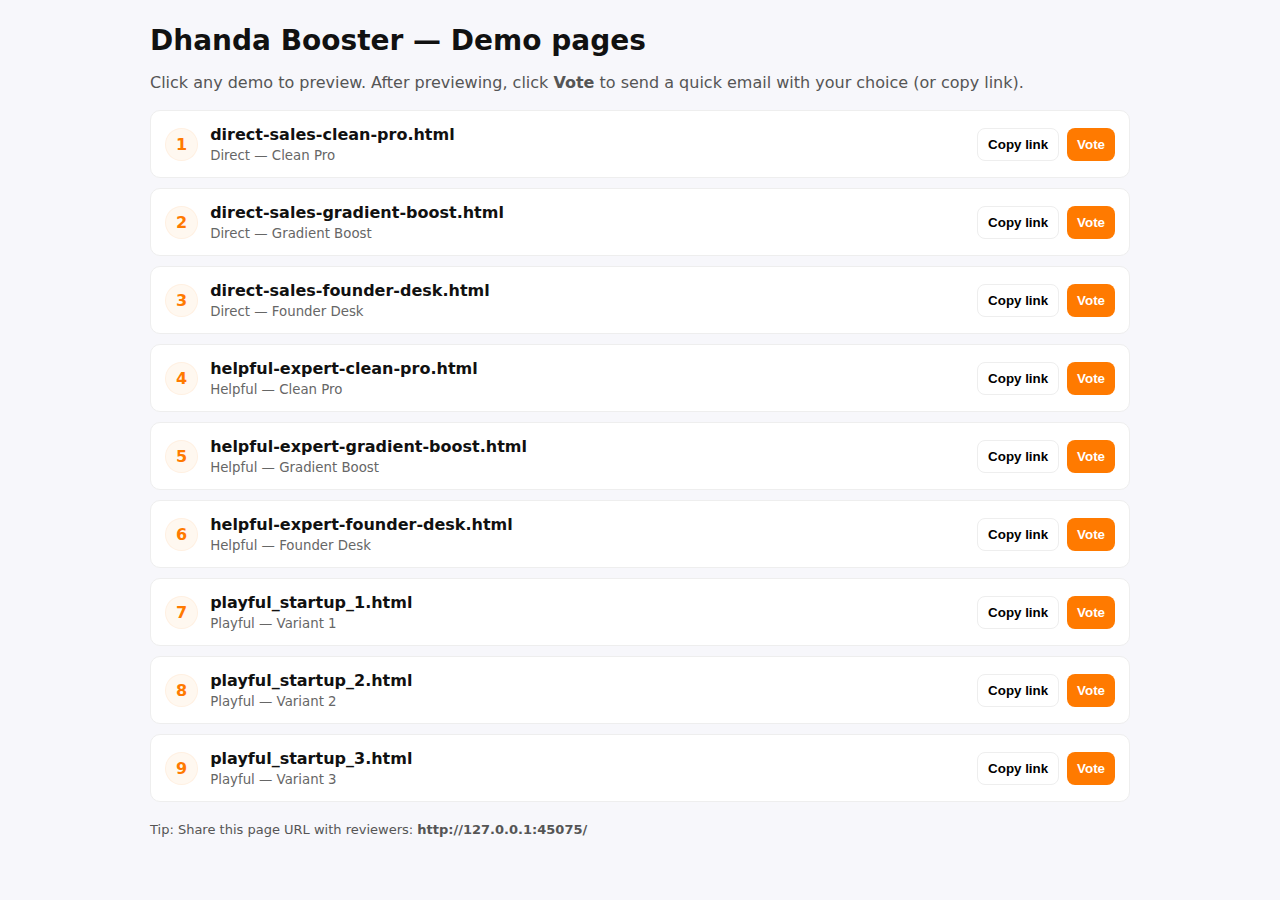
<file: index.html>
<!doctype html>
<html lang="en">
<head>
  <meta charset="utf-8" />
  <meta name="viewport" content="width=device-width,initial-scale=1" />
  <title>Dhanda Booster — Demo pages</title>
  <style>
    body{font-family:Inter,system-ui,Arial;margin:24px;background:#f7f7fb;color:#111}
    .wrap{max-width:980px;margin:0 auto}
    h1{font-size:28px;margin-bottom:6px}
    p{color:#555}
    ul{list-style:none;padding:0;margin-top:18px}
    li{background:#fff;padding:14px;border-radius:10px;margin:10px 0;border:1px solid #eee;display:flex;align-items:center;justify-content:space-between}
    .left{display:flex;gap:12px;align-items:center}
    .tag{background:#fff8f0;color:#ff7a00;padding:6px 10px;border-radius:999px;font-weight:700;border:1px solid rgba(255,122,0,0.06)}
    a{color:#111;text-decoration:none;font-weight:700}
    small{display:block;color:#666;margin-top:4px}
    .actions{display:flex;gap:8px}
    .btn{padding:8px 10px;border-radius:8px;border:0;cursor:pointer;font-weight:700}
    .btn-link{background:#fff;border:1px solid #eee}
    .btn-vote{background:#FF7A00;color:#fff}
    footer{margin-top:20px;color:#666;font-size:13px}
    @media(max-width:640px){li{flex-direction:column;align-items:flex-start}}
  </style>
</head>
<body>
  <div class="wrap">
    <h1>Dhanda Booster — Demo pages</h1>
    <p>Click any demo to preview. After previewing, click <strong>Vote</strong> to send a quick email with your choice (or copy link).</p>

    <ul>
      <li>
        <div class="left">
          <span class="tag">1</span>
          <div>
            <a href="1-direct-sales-clean-pro.html" target="_blank" rel="noopener">direct-sales-clean-pro.html</a>
            <small>Direct — Clean Pro</small>
          </div>
        </div>
        <div class="actions">
          <button class="btn btn-link" onclick="copyLink('1-direct-sales-clean-pro.html')">Copy link</button>
          <button class="btn btn-vote" onclick="vote('1-direct-sales-clean-pro.html')">Vote</button>
        </div>
      </li>

      <li>
        <div class="left">
          <span class="tag">2</span>
          <div>
            <a href="2-direct-sales-gradient-boost.html" target="_blank" rel="noopener">direct-sales-gradient-boost.html</a>
            <small>Direct — Gradient Boost</small>
          </div>
        </div>
        <div class="actions">
          <button class="btn btn-link" onclick="copyLink('2-direct-sales-gradient-boost.html')">Copy link</button>
          <button class="btn btn-vote" onclick="vote('2-direct-sales-gradient-boost.html')">Vote</button>
        </div>
      </li>

      <li>
        <div class="left">
          <span class="tag">3</span>
          <div>
            <a href="3-direct-sales-founder-desk.html" target="_blank" rel="noopener">direct-sales-founder-desk.html</a>
            <small>Direct — Founder Desk</small>
          </div>
        </div>
        <div class="actions">
          <button class="btn btn-link" onclick="copyLink('3-direct-sales-founder-desk.html')">Copy link</button>
          <button class="btn btn-vote" onclick="vote('3-direct-sales-founder-desk.html')">Vote</button>
        </div>
      </li>

      <li>
        <div class="left">
          <span class="tag">4</span>
          <div>
            <a href="4-helpful-expert-clean-pro.html" target="_blank" rel="noopener">helpful-expert-clean-pro.html</a>
            <small>Helpful — Clean Pro</small>
          </div>
        </div>
        <div class="actions">
          <button class="btn btn-link" onclick="copyLink('4-helpful-expert-clean-pro.html')">Copy link</button>
          <button class="btn btn-vote" onclick="vote('4-helpful-expert-clean-pro.html')">Vote</button>
        </div>
      </li>

      <li>
        <div class="left">
          <span class="tag">5</span>
          <div>
            <a href="5-helpful-expert-gradient-boost.html" target="_blank" rel="noopener">helpful-expert-gradient-boost.html</a>
            <small>Helpful — Gradient Boost</small>
          </div>
        </div>
        <div class="actions">
          <button class="btn btn-link" onclick="copyLink('5-helpful-expert-gradient-boost.html')">Copy link</button>
          <button class="btn btn-vote" onclick="vote('5-helpful-expert-gradient-boost.html')">Vote</button>
        </div>
      </li>

      <li>
        <div class="left">
          <span class="tag">6</span>
          <div>
            <a href="6-helpful-expert-founder-desk.html" target="_blank" rel="noopener">helpful-expert-founder-desk.html</a>
            <small>Helpful — Founder Desk</small>
          </div>
        </div>
        <div class="actions">
          <button class="btn btn-link" onclick="copyLink('6-helpful-expert-founder-desk.html')">Copy link</button>
          <button class="btn btn-vote" onclick="vote('6-helpful-expert-founder-desk.html')">Vote</button>
        </div>
      </li>

      <li>
        <div class="left">
          <span class="tag">7</span>
          <div>
            <a href="7-playful_startup_1.html" target="_blank" rel="noopener">playful_startup_1.html</a>
            <small>Playful — Variant 1</small>
          </div>
        </div>
        <div class="actions">
          <button class="btn btn-link" onclick="copyLink('7-playful_startup_1.html')">Copy link</button>
          <button class="btn btn-vote" onclick="vote('7-playful_startup_1.html')">Vote</button>
        </div>
      </li>

      <li>
        <div class="left">
          <span class="tag">8</span>
          <div>
            <a href="8-playful_startup_2.html" target="_blank" rel="noopener">playful_startup_2.html</a>
            <small>Playful — Variant 2</small>
          </div>
        </div>
        <div class="actions">
          <button class="btn btn-link" onclick="copyLink('8-playful_startup_2.html')">Copy link</button>
          <button class="btn btn-vote" onclick="vote('8-playful_startup_2.html')">Vote</button>
        </div>
      </li>

      <li>
        <div class="left">
          <span class="tag">9</span>
          <div>
            <a href="9-playful_startup_3.html" target="_blank" rel="noopener">playful_startup_3.html</a>
            <small>Playful — Variant 3</small>
          </div>
        </div>
        <div class="actions">
          <button class="btn btn-link" onclick="copyLink('9-playful_startup_3.html')">Copy link</button>
          <button class="btn btn-vote" onclick="vote('9-playful_startup_3.html')">Vote</button>
        </div>
      </li>
    </ul>

    <footer>
      <p>Tip: Share this page URL with reviewers: <strong id="shareUrl"></strong></p>
    </footer>
  </div>

  <script>
    // Set share URL text
    document.getElementById('shareUrl').textContent = location.href.replace(/\/index\.html$|\/$/, '/');

    function copyLink(filename){
      const full = location.origin + location.pathname.replace(/index\.html$/, '') + filename;
      navigator.clipboard.writeText(full).then(()=>alert('Copied: ' + full));
    }

    function vote(filename){
      const url = location.origin + location.pathname.replace(/index\.html$/, '') + filename;
      const subject = encodeURIComponent('Dhanda Booster demo vote');
      const body = encodeURIComponent('I vote for: ' + filename + '\n' + url + '\n\n(Optional: add quick feedback here)');
      window.location.href = 'mailto:dhanda@yourdomain.com?subject=' + subject + '&body=' + body;
    }
  </script>
</body>
</html>
</file>
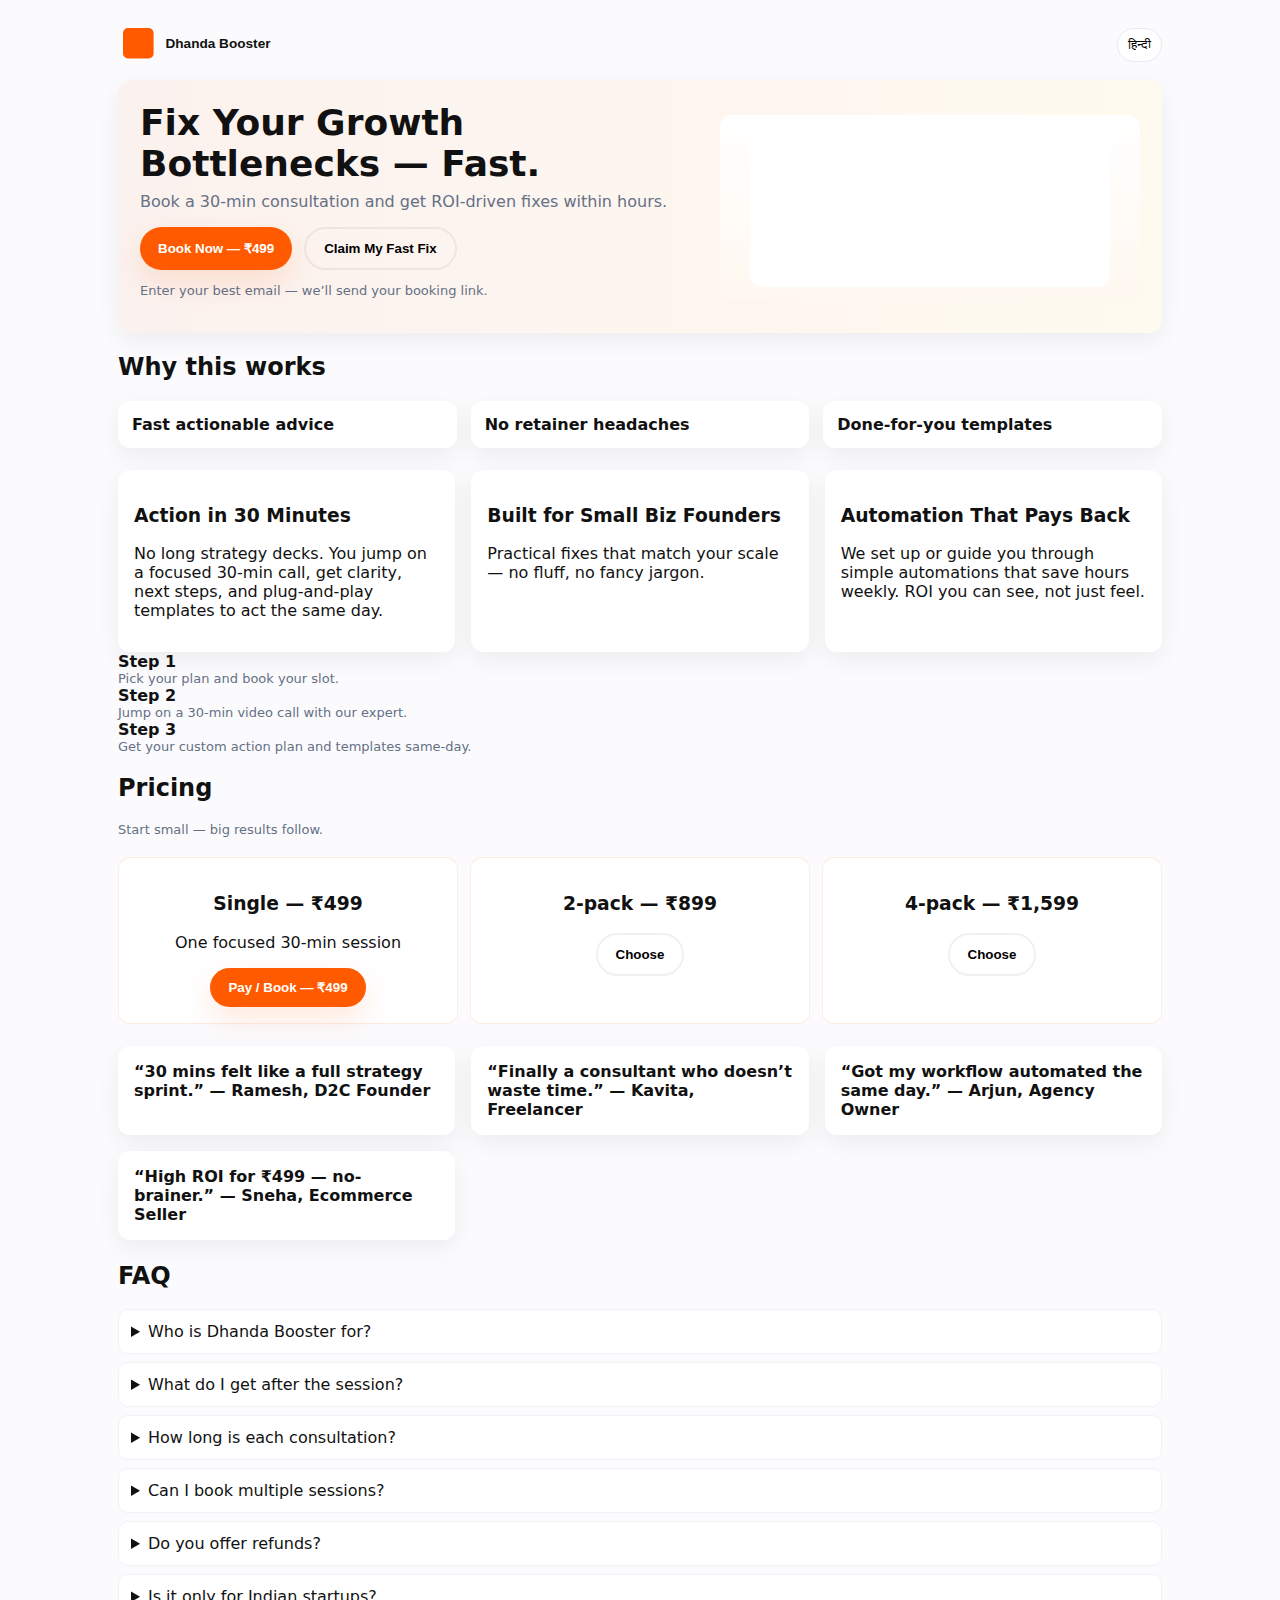
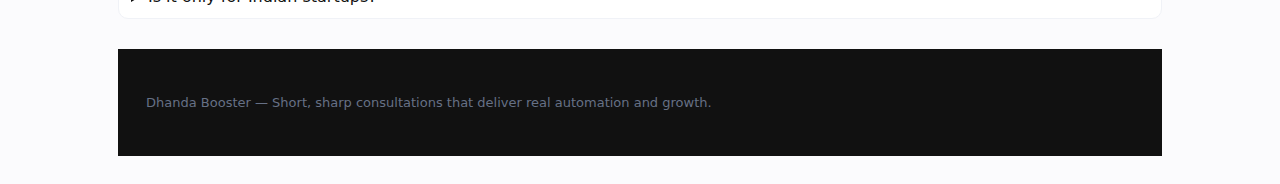
<file: 1-direct-sales-clean-pro.html>
<!DOCTYPE html>
<html lang="en">
<head>
  <meta charset="utf-8" />
  <meta name="viewport" content="width=device-width,initial-scale=1" />
  <title>Dhanda Booster — Direct — Clean Pro</title>
  <meta name="description" content="Fix Your Growth Bottlenecks — Fast. 30-min consults with practical automation & growth fixes." />
  <!-- Inline SVG favicon to avoid 404 -->
  <link rel="icon" href="data:image/svg+xml,%3Csvg xmlns='http://www.w3.org/2000/svg' viewBox='0 0 100 100'%3E%3Crect width='100' height='100' rx='18' fill='%23FF5A00'/%3E%3Ctext x='50' y='62' font-size='48' text-anchor='middle' fill='%23fff' font-family='Poppins, Arial'%3EDB%3C/text%3E%3C/svg%3E">
  <link rel="stylesheet" href="css/common.css" />
  <link rel="stylesheet" href="css/direct.css" />
</head>
<body data-tone="direct" data-variant="clean-pro">
  <div class="container">
    <header class="header" role="banner">
      <div class="logo" aria-hidden="true">
        <svg viewBox="0 0 200 40" width="180" height="34" aria-hidden="true" focusable="false">
          <rect rx="6" width="36" height="36" fill="#FF5A00"/>
          <text x="50" y="24" font-family="Poppins, sans-serif" font-weight="700" font-size="16" fill="#111">Dhanda Booster</text>
        </svg>
      </div>
      <nav>
        <button id="langBtn" class="lang-toggle" aria-pressed="false">हिन्दी</button>
      </nav>
    </header>

    <main role="main" aria-live="polite">
      <!-- HERO (clean placeholders only; JS will populate content) -->
      <section class="hero" aria-labelledby="hero-title">
        <div class="hero-content">
          <h1 id="hero-title" aria-live="polite"></h1>
          <p id="hero-sub" class="sub" aria-live="polite"></p>

          <div class="cta-row" role="group" aria-label="Primary actions">
            <button id="cta-primary" class="btn btn-primary" aria-live="polite"></button>
            <button id="cta-secondary" class="btn btn-ghost" aria-live="polite"></button>
          </div>

          <p id="microcopy" class="small" aria-live="polite"></p>
        </div>

        <div class="illustration" aria-hidden="true">
          <!-- simple placeholder illustration (kept intentionally minimal) -->
          <svg width="100%" height="160" viewBox="0 0 360 160" role="img" aria-hidden="true">
            <rect rx="12" width="360" height="160" fill="#fff"/>
          </svg>
        </div>
      </section>

      <!-- Calendly embed target -->
      <div id="calendlyInline" style="margin-top:14px"></div>

      <!-- Value bullets -->
      <section class="values" aria-labelledby="values-heading">
        <h2 id="values-heading">Why this works</h2>
        <div id="bullets" class="bullets" role="list"></div>
      </section>

      <!-- Features -->
      <section id="features" class="features" aria-labelledby="features-heading"></section>

      <!-- Process / Steps -->
      <section id="process" class="process" aria-labelledby="process-heading"></section>

      <!-- Pricing -->
      <section id="pricing-area" aria-labelledby="pricing-heading">
        <h2 id="pricing-heading">Pricing</h2>
        <div id="pricing-phrase" class="small"></div>

        <div class="pricing" aria-labelledby="pricing-heading">
          <div class="price-card">
            <h3>Single — ₹499</h3>
            <p>One focused 30-min session</p>
            <button onclick="openPayment()" class="btn btn-primary">Pay / Book — ₹499</button>
          </div>

          <div class="price-card">
            <h3>2-pack — ₹899</h3>
            <button onclick="openPayment()" class="btn btn-ghost">Choose</button>
          </div>

          <div class="price-card">
            <h3>4-pack — ₹1,599</h3>
            <button onclick="openPayment()" class="btn btn-ghost">Choose</button>
          </div>
        </div>
      </section>

      <!-- Social proof / testimonials -->
      <section id="social-proof" class="features" aria-labelledby="proof-heading"></section>

      <!-- FAQ -->
      <section id="faq" class="faq" aria-labelledby="faq-heading">
        <h2 id="faq-heading">FAQ</h2>
        <div id="faq-list"></div>
      </section>
    </main>

    <footer class="footer" role="contentinfo">
      <div class="container small">Dhanda Booster — Short, sharp consultations that deliver real automation and growth.</div>
    </footer>
  </div>

  <!-- Core JS (shared) -->
  <script src="js/main.js"></script>

  <noscript>
    <div style="padding:18px;background:#fff3e0;border-radius:8px;margin:16px;font-family:Inter,Arial;">
      JavaScript is required to load the demo content. Please enable JavaScript or view the <a href="index.html">catalog</a>.
    </div>
  </noscript>
</body>
</html>
</file>
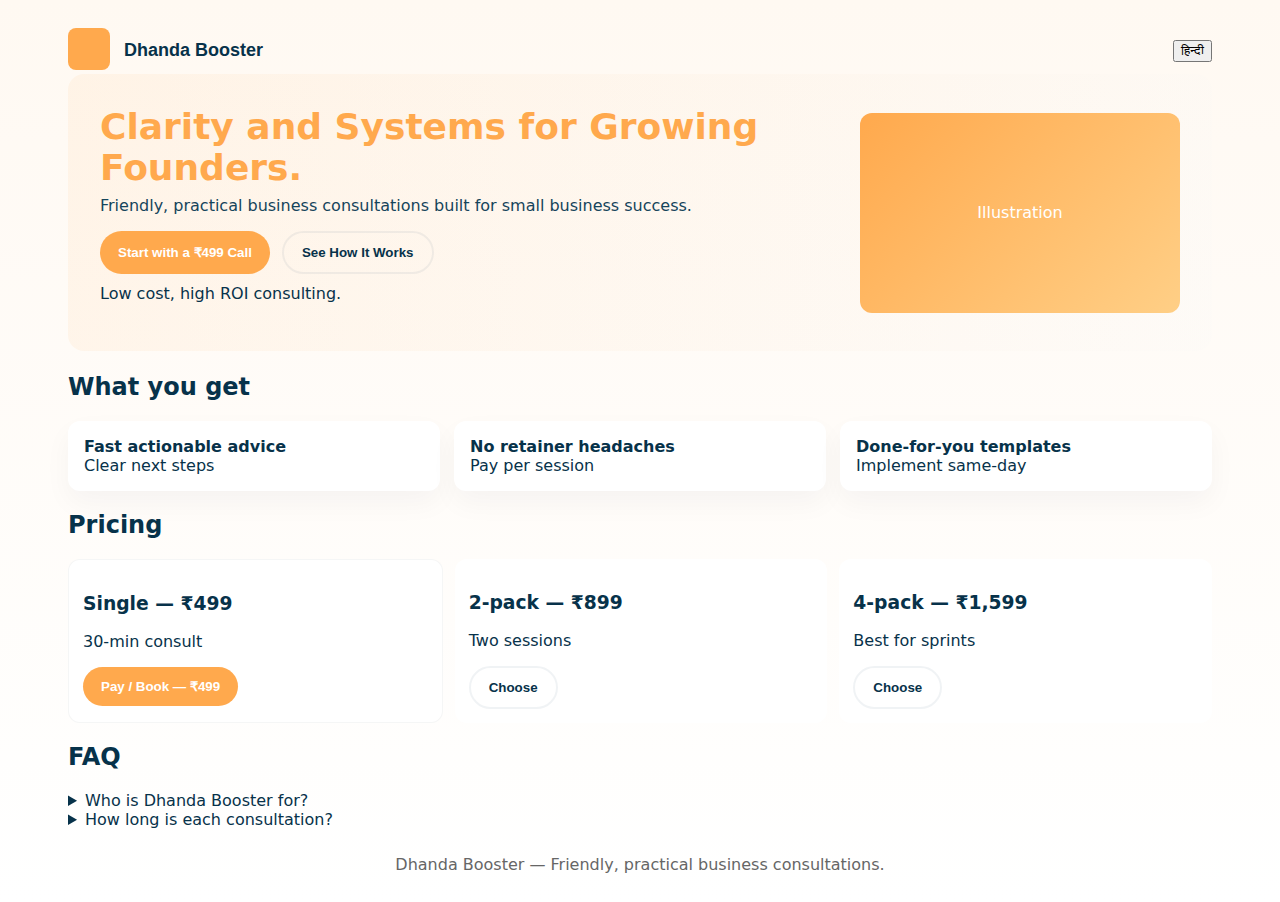
<file: 5-helpful-expert-gradient-boost.html>
<!doctype html>
<html lang="en">
<head>
  <meta charset="utf-8"/>
  <meta name="viewport" content="width=device-width,initial-scale=1"/>
  <title>Dhanda Booster — Warm, calm consulting for founders</title>
  <meta name="description" content="Warm, calm, whitespace-rich consulting. Start with a ₹499 call."/>
  <!-- GA4 placeholder -->
  <style>
    /* Helpful Expert - Gradient Boost */
    :root{--p1:#FFA94D;--p2:#FFCF86;--bg:#FFF9F2;--text:#07324a}
    *{box-sizing:border-box}
    body{margin:0;font-family:DM Sans,Inter,system-ui;background:linear-gradient(180deg,var(--bg),#fff);color:var(--text)}
    .wrap{max-width:1200px;margin:0 auto;padding:28px}
    header{display:flex;justify-content:space-between;align-items:center}
    .logo svg{height:42px}
    .hero{padding:32px;border-radius:16px;background:linear-gradient(90deg,rgba(255,169,77,0.08),rgba(234,240,246,0.06));display:flex;gap:24px;align-items:center}
    h1{font-size:36px;margin:0;color:var(--p1);font-weight:700}
    .sub{color:#15445b;margin-top:8px}
    .cta{display:flex;gap:12px;margin-top:16px}
    .btn{padding:12px 18px;border-radius:999px;border:0;cursor:pointer;font-weight:700}
    .primary{background:var(--p1);color:#fff}
    .secondary{background:transparent;border:2px solid rgba(5,50,80,0.06);color:var(--text)}
    .illustr{width:320px;height:200px;border-radius:12px;background:linear-gradient(135deg,var(--p1),var(--p2));display:flex;align-items:center;justify-content:center;color:#fff}
    .cards{display:grid;grid-template-columns:repeat(3,1fr);gap:14px;margin-top:20px}
    .card{background:#fff;padding:16px;border-radius:12px;box-shadow:0 12px 28px rgba(10,30,45,0.04)}
    footer{margin-top:26px;text-align:center;color:#666}
    @media(max-width:880px){.hero{flex-direction:column}.cards{grid-template-columns:1fr}}
  </style>
</head>
<body>
  <div class="wrap">
    <header>
      <div class="logo">
        <svg viewBox="0 0 220 42" xmlns="http://www.w3.org/2000/svg" aria-hidden="true">
          <rect width="42" height="42" rx="8" fill="#FFA94D"/>
          <text x="56" y="28" font-weight="700" font-family="DM Sans, sans-serif" font-size="18" fill="#07324a">Dhanda Booster</text>
        </svg>
      </div>
      <div>
        <button id="langToggle" class="translate-toggle">हिन्दी</button>
      </div>
    </header>

    <main>
      <section class="hero" aria-labelledby="hero-h">
        <div style="flex:1">
          <h1 id="hero-h">Clarity and Systems for Growing Founders.</h1>
          <p class="sub">Friendly, practical business consultations built for small business success.</p>
          <div class="cta">
            <button class="btn primary" id="bookPrimary">Start with a ₹499 Call</button>
            <button class="btn secondary" id="seeHow">See How It Works</button>
          </div>
          <p class="small" style="margin-top:10px">Low cost, high ROI consulting.</p>
        </div>
        <div class="illustr" aria-hidden="true">Illustration</div>
      </section>

      <div id="calendlyInline" style="margin-top:18px"></div>

      <section style="margin-top:22px">
        <h2>What you get</h2>
        <div class="cards">
          <div class="card"><strong>Fast actionable advice</strong><div class="small">Clear next steps</div></div>
          <div class="card"><strong>No retainer headaches</strong><div class="small">Pay per session</div></div>
          <div class="card"><strong>Done-for-you templates</strong><div class="small">Implement same-day</div></div>
        </div>
      </section>

      <section id="pricing" style="margin-top:20px">
        <h2>Pricing</h2>
        <div style="display:flex;gap:12px;flex-wrap:wrap;margin-top:12px">
          <div style="flex:1;min-width:220px;background:#fff;padding:14px;border-radius:12px;border:1px solid rgba(4,18,37,0.04)">
            <h3>Single — ₹499</h3>
            <p>30-min consult</p>
            <button class="btn primary" onclick="openPayment('razorpay')">Pay / Book — ₹499</button>
          </div>
          <div style="flex:1;min-width:220px;background:#fff;padding:14px;border-radius:12px">
            <h3>2-pack — ₹899</h3>
            <p>Two sessions</p>
            <button class="btn secondary" onclick="openPayment('razorpay')">Choose</button>
          </div>
          <div style="flex:1;min-width:220px;background:#fff;padding:14px;border-radius:12px">
            <h3>4-pack — ₹1,599</h3>
            <p>Best for sprints</p>
            <button class="btn secondary" onclick="openPayment('razorpay')">Choose</button>
          </div>
        </div>
      </section>

      <section style="margin-top:20px">
        <h2>FAQ</h2>
        <details><summary>Who is Dhanda Booster for?</summary><p>Small business founders, solopreneurs, and freelancers who need quick, actionable business guidance.</p></details>
        <details><summary>How long is each consultation?</summary><p>Each session is a focused 30-minute video call designed to deliver fast clarity.</p></details>
      </section>
    </main>

    <footer>
      Dhanda Booster — Friendly, practical business consultations.
    </footer>
  </div>

  <script src="https://assets.calendly.com/assets/external/widget.js" async></script>
  <script>
    const copy = {
      en:{hero:"Clarity and Systems for Growing Founders.", sub:"Friendly, practical business consultations built for small business success."},
      hi:{hero:"विकासशील संस्थापकों के लिए स्पष्टता और सिस्टम।", sub:"दोस्ताना, व्यावहारिक बिजनेस कंसल्टेशन — छोटे व्यवसायों के लिए।"}
    };
    let lang='en';
    document.getElementById('langToggle').addEventListener('click',function(){
      lang=(lang==='en')?'hi':'en';
      this.textContent=(lang==='en')?'हिन्दी':'EN';
      document.getElementById('hero-h').textContent=copy[lang].hero;
      document.querySelector('.sub').textContent=copy[lang].sub;
    });
    document.getElementById('bookPrimary').addEventListener('click',()=>{ openCalendly(); window.location.hash='#calendlyInline';});
    document.getElementById('seeHow').addEventListener('click',()=>{ openCalendly(); window.location.hash='#calendlyInline';});
    function openCalendly(){ document.getElementById('calendlyInline').innerHTML = '<div class="calendly-inline-widget" data-url="https://calendly.com/dhandabooster/30min" style="min-width:320px;height:700px;"></div>'; }
    function openPayment(){ window.open('https://placeholder.pay/razorpay-link','_blank'); }
  </script>
</body>
</html>
</file>
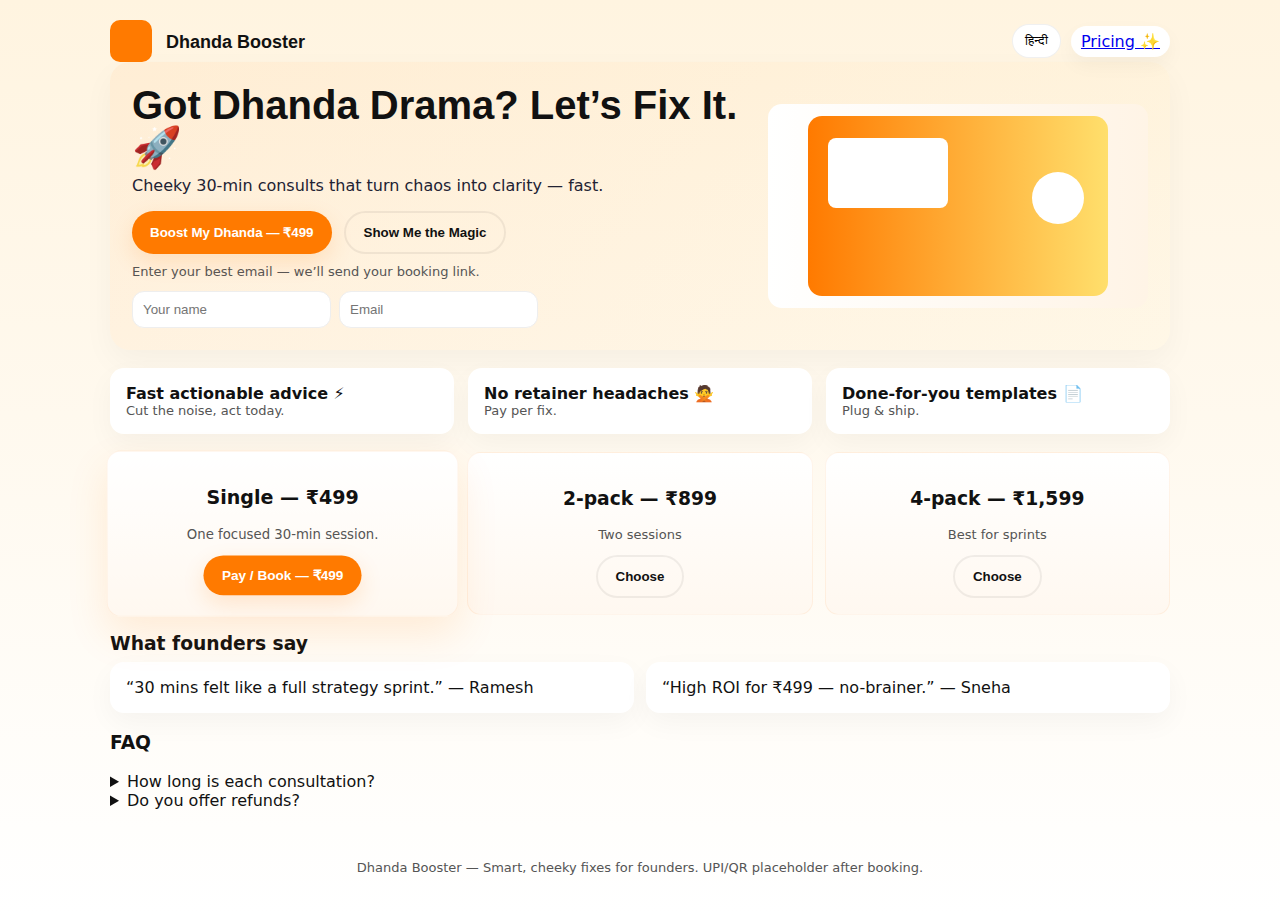
<file: 7-playful_startup_1.html>
<!doctype html>
<html lang="en">
<head>
<meta charset="utf-8" />
<meta name="viewport" content="width=device-width,initial-scale=1" />
<title>Dhanda Booster — Got Dhanda Drama? Let’s Fix It.</title>
<meta name="description" content="Cheeky 30-min consults that turn chaos into clarity — fast." />
<!-- GA4 placeholder: replace G-XXXXX -->
<!-- <script async src="https://www.googletagmanager.com/gtag/js?id=G-XXXXX"></script>
<script>window.dataLayer=window.dataLayer||[];function gtag(){dataLayer.push(arguments);}gtag('js',new Date());gtag('config','G-XXXXX');</script> -->
<style>
  :root{
    --bg:#FFF4E0; --primary:#FF7A00; --accent:#FFDF6C; --dark:#111;
    --card:#fff; --radius:18px;
  }
  *{box-sizing:border-box}
  body{margin:0;font-family:Inter,system-ui,-apple-system; background:linear-gradient(180deg,var(--bg),#fff); color:var(--dark)}
  .wrap{max-width:1100px;margin:0 auto;padding:20px}
  header{display:flex;justify-content:space-between;align-items:center;gap:12px}
  .logo{display:flex;align-items:center;gap:10px}
  .logo svg{height:42px}
  .lang{border-radius:999px;padding:8px 12px;border:1px solid rgba(0,0,0,0.06);background:#fff;cursor:pointer}
  /* Hero */
  .hero{display:grid;grid-template-columns:1fr 380px;gap:20px;padding:22px;border-radius:20px;background:linear-gradient(135deg,rgba(255,122,0,0.06),rgba(255,223,108,0.04));align-items:center;box-shadow:0 12px 32px rgba(22,20,20,0.04)}
  h1{font-family:Poppins, sans-serif;font-size:40px;margin:0;line-height:1.05}
  .sub{margin-top:8px;color:#223}
  .cta-row{display:flex;gap:12px;margin-top:14px}
  .btn{padding:12px 18px;border-radius:999px;border:0;font-weight:800;cursor:pointer}
  .btn-primary{background:var(--primary);color:#fff;box-shadow:0 8px 22px rgba(255,122,0,0.16);transform:translateY(0);transition:transform .12s cubic-bezier(.2,.9,.3,1)}
  .btn-primary:active{transform:translateY(2px) scale(.995)}
  .btn-ghost{background:transparent;border:2px solid rgba(0,0,0,0.06);color:var(--dark)}
  .pill {display:inline-flex;align-items:center;gap:8px;padding:6px 10px;border-radius:999px;background:var(--card);box-shadow:0 8px 20px rgba(10,12,14,0.04)}
  .illustr{border-radius:14px;padding:12px;background:linear-gradient(90deg,#fff,#fff4e6);display:flex;align-items:center;justify-content:center}
  /* cards */
  .grid3{display:grid;grid-template-columns:repeat(3,1fr);gap:14px;margin-top:18px}
  .card{background:var(--card);padding:16px;border-radius:14px;box-shadow:0 10px 28px rgba(12,18,30,0.04);transition:transform .18s ease}
  .card:hover{transform:translateY(-8px)}
  /* pricing */
  .pricing{display:flex;gap:12px;margin-top:18px}
  .price{flex:1;padding:16px;border-radius:14px;text-align:center;background:linear-gradient(180deg,#fff,#fff8f0);border:1px solid rgba(255,122,0,0.08)}
  .price.highlight{box-shadow:0 18px 40px rgba(255,122,0,0.12);transform:scale(1.02)}
  /* small */
  .small{font-size:13px;color:#555}
  footer{margin-top:30px;padding:20px;text-align:center;color:#555}
  @media(max-width:900px){
    .hero{grid-template-columns:1fr;text-align:center}
    .grid3{grid-template-columns:1fr}
    .pricing{flex-direction:column}
  }
</style>
</head>
<body>
  <div class="wrap">
    <header>
      <div class="logo" aria-hidden="false">
        <svg viewBox="0 0 220 42" xmlns="http://www.w3.org/2000/svg" role="img" aria-label="Dhanda Booster">
          <rect rx="10" width="42" height="42" fill="#FF7A00"/>
          <text x="56" y="28" font-family="Poppins, sans-serif" font-weight="700" font-size="18" fill="#111">Dhanda Booster</text>
        </svg>
      </div>
      <div style="display:flex;gap:10px;align-items:center">
        <button id="langToggle" class="lang" aria-pressed="false">हिन्दी</button>
        <a href="#pricing" class="pill">Pricing ✨</a>
      </div>
    </header>

    <main>
      <section class="hero" aria-labelledby="h1">
        <div>
          <h1 id="h1">Got Dhanda Drama? Let’s Fix It. 🚀</h1>
          <p class="sub">Cheeky 30-min consults that turn chaos into clarity — fast.</p>
          <div class="cta-row" role="group">
            <button class="btn btn-primary" id="bookBtn">Boost My Dhanda — ₹499</button>
            <button class="btn btn-ghost" id="howBtn">Show Me the Magic</button>
          </div>
          <div class="small" style="margin-top:10px" id="microcopy">Enter your best email — we’ll send your booking link.</div>

          <!-- quick fields -->
          <div style="margin-top:12px;display:flex;gap:8px;flex-wrap:wrap">
            <input id="name" placeholder="Your name" style="padding:10px;border-radius:12px;border:1px solid #eee;background:#fff"/>
            <input id="email" placeholder="Email" style="padding:10px;border-radius:12px;border:1px solid #eee;background:#fff"/>
          </div>
        </div>

        <div class="illustr" aria-hidden="true">
          <!-- playful SVG -->
          <svg width="300" height="180" viewBox="0 0 300 180" xmlns="http://www.w3.org/2000/svg" aria-hidden="true">
            <defs><linearGradient id="g" x1="0" x2="1"><stop offset="0" stop-color="#FF7A00"/><stop offset="1" stop-color="#FFDF6C"/></linearGradient></defs>
            <rect rx="14" width="300" height="180" fill="url(#g)"/>
            <g transform="translate(20,22)" fill="#fff">
              <rect x="0" y="0" rx="8" width="120" height="70"/>
              <circle cx="230" cy="60" r="26"/>
            </g>
          </svg>
        </div>
      </section>

      <div id="calendlyInline" style="margin-top:16px"></div>

      <section style="margin-top:18px">
        <div class="grid3" role="list">
          <div class="card"><strong>Fast actionable advice ⚡</strong><div class="small">Cut the noise, act today.</div></div>
          <div class="card"><strong>No retainer headaches 🙅</strong><div class="small">Pay per fix.</div></div>
          <div class="card"><strong>Done-for-you templates 📄</strong><div class="small">Plug & ship.</div></div>
        </div>
      </section>

      <section id="pricing" class="pricing" aria-labelledby="pricing-h" style="margin-top:18px">
        <div class="price highlight">
          <h3>Single — ₹499</h3>
          <p class="small">One focused 30-min session.</p>
          <div style="margin-top:12px">
            <button class="btn btn-primary" onclick="openPayment('razorpay')">Pay / Book — ₹499</button>
          </div>
        </div>
        <div class="price">
          <h3>2-pack — ₹899</h3>
          <p class="small">Two sessions</p>
          <div style="margin-top:12px"><button class="btn btn-ghost" onclick="openPayment('razorpay')">Choose</button></div>
        </div>
        <div class="price">
          <h3>4-pack — ₹1,599</h3>
          <p class="small">Best for sprints</p>
          <div style="margin-top:12px"><button class="btn btn-ghost" onclick="openPayment('razorpay')">Choose</button></div>
        </div>
      </section>

      <section style="margin-top:18px">
        <h3 style="margin:0 0 8px 0">What founders say</h3>
        <div style="display:grid;grid-template-columns:1fr 1fr;gap:12px">
          <div class="card">“30 mins felt like a full strategy sprint.” — Ramesh</div>
          <div class="card">“High ROI for ₹499 — no-brainer.” — Sneha</div>
        </div>
      </section>

      <section class="faq" style="margin-top:18px">
        <h3>FAQ</h3>
        <details><summary>How long is each consultation?</summary><p>30-minute focused sessions designed to deliver results.</p></details>
        <details><summary>Do you offer refunds?</summary><p>No refunds, but we offer a free follow-up if not actionable.</p></details>
      </section>
    </main>

    <footer>
      <div class="small">Dhanda Booster — Smart, cheeky fixes for founders. UPI/QR placeholder after booking.</div>
    </footer>
  </div>

<!-- Calendly -->
<script src="https://assets.calendly.com/assets/external/widget.js" async></script>
<script>
  const copy = {
    en:{hero:"Got Dhanda Drama? Let’s Fix It. 🚀", sub:"Cheeky 30-min consults that turn chaos into clarity — fast.", cta:"Boost My Dhanda — ₹499", micro:"Enter your best email — we’ll send your booking link."},
    hi:{hero:"धन्दा ड्रामा? चलो ठीक करें 🚀", sub:"30 मिनट की चटख़ सलाह — जल्द क्लैरिटी।", cta:"मेरा धन्दा बूस्ट करें — ₹499", micro:"अपना बेस्ट ईमेल दें — हम बुकिंग लिंक भेजेंगे।"}
  };
  let lang='en';
  const setLang = l=>{
    lang=l;
    document.getElementById('h1').textContent=copy[l].hero;
    document.getElementById('microcopy').textContent=copy[l].micro;
    document.querySelectorAll('.btn-primary').forEach(b=>b.textContent=copy[l].cta);
  };
  document.getElementById('langToggle').addEventListener('click',function(){
    setLang(lang==='en'?'hi':'en');
    this.textContent = (lang==='en') ? 'हिन्दी' : 'EN';
  });

  document.getElementById('bookBtn').addEventListener('click',()=>{
    openCalendly();
    window.location.hash='#calendlyInline';
  });
  document.getElementById('howBtn').addEventListener('click',()=>{ openCalendly(); window.location.hash='#calendlyInline'; });

  function openCalendly(){
    document.getElementById('calendlyInline').innerHTML = '<div class="calendly-inline-widget" data-url="https://calendly.com/dhandabooster/30min" style="min-width:320px;height:700px;"></div>';
  }

  function openPayment(){
    // placeholder Razorpay link; replace with your real payment-link
    window.open('https://placeholder.pay/razorpay-link','_blank');
  }
</script>
</body>
</html>
</file>
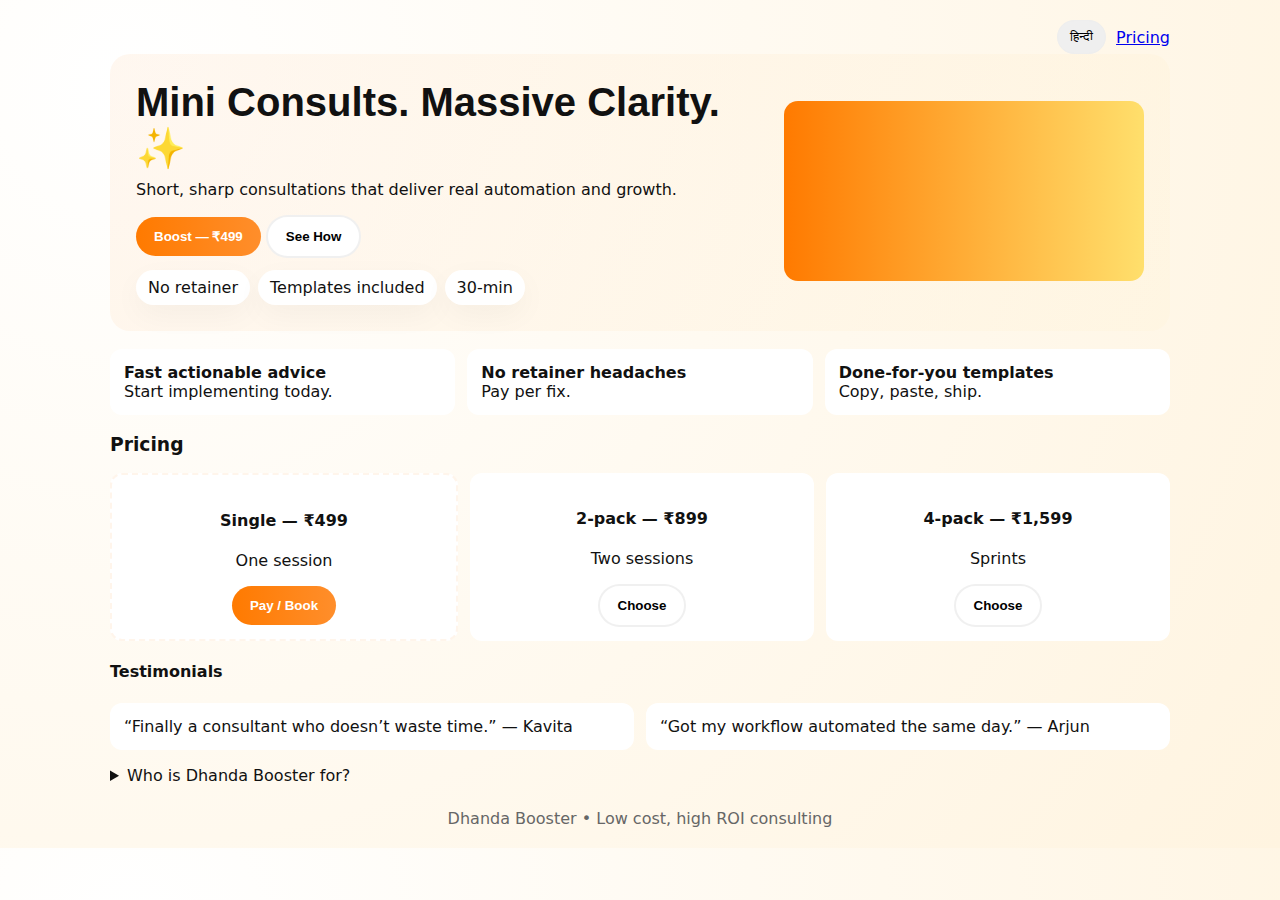
<file: 8-playful_startup_2.html>
<!doctype html>
<html lang="en">
<head>
<meta charset="utf-8"/><meta name="viewport" content="width=device-width,initial-scale=1"/>
<title>Dhanda Booster — Mini Consults. Massive Clarity.</title>
<meta name="description" content="Bright, bouncy consults for founders. Start with ₹499."/>
<!-- GA4 placeholder -->
<style>
  :root{--bg:#FFF4E0;--p:#FF7A00;--p2:#FFDF6C;--dark:#111}
  *{box-sizing:border-box}
  body{margin:0;font-family:Rubik,Inter,system-ui;background:radial-gradient(circle at 10% 10%, #fff,#FFF4E0);color:var(--dark)}
  .wrap{max-width:1100px;margin:0 auto;padding:20px}
  header{display:flex;justify-content:space-between;align-items:center}
  .logo{display:flex;align-items:center;gap:10px}
  .hero{padding:26px;border-radius:20px;background:linear-gradient(120deg,rgba(255,122,0,0.06),rgba(255,223,108,0.04));display:flex;gap:18px;align-items:center}
  h1{font-family:Poppins, sans-serif;margin:0;font-size:40px}
  .sub{margin-top:8px}
  .btn{padding:12px 18px;border-radius:999px;border:0;cursor:pointer;font-weight:800}
  .primary{background:linear-gradient(90deg,var(--p),#FF8E2B);color:#fff}
  .secondary{background:#fff;border:2px solid rgba(0,0,0,0.06)}
  .chips{display:flex;gap:8px;margin-top:12px}
  .chip{background:#fff;padding:8px 12px;border-radius:999px;box-shadow:0 10px 30px rgba(12,18,30,0.04)}
  .cards{display:grid;grid-template-columns:repeat(3,1fr);gap:12px;margin-top:18px}
  .card{background:#fff;padding:14px;border-radius:12px;transition:transform .14s}
  .card:hover{transform:translateY(-8px) scale(1.01)}
  .pricing{display:flex;gap:12px;margin-top:18px}
  .price{flex:1;padding:14px;border-radius:12px;background:#fff;text-align:center}
  footer{margin-top:28px;text-align:center;color:#666}
  @media(max-width:920px){.hero{flex-direction:column}.cards{grid-template-columns:1fr}.pricing{flex-direction:column}}
</style>
</head>
<body>
  <div class="wrap">
    <header>
      <div class="logo">
        <svg viewBox="0 0 220 42" xmlns="http://www.w3.org/2000/svg"><rect rx="10" width="42" height="42" fill="#FF7A00"/><text x="56" y="28" font-family="Poppins" font-weight="700" font-size="18" fill="#111">Dhanda Booster</text></svg>
      </div>
      <div style="display:flex;gap:10px;align-items:center">
        <button id="langToggle" class="lang" style="padding:8px 12px;border-radius:999px;border:1px solid #eee">हिन्दी</button>
        <a href="#pricing" class="small">Pricing</a>
      </div>
    </header>

    <main>
      <section class="hero" aria-labelledby="h">
        <div style="flex:1">
          <h1 id="h">Mini Consults. Massive Clarity. ✨</h1>
          <p class="sub">Short, sharp consultations that deliver real automation and growth.</p>
          <div style="margin-top:12px">
            <button class="btn primary" id="bookPrimary">Boost — ₹499</button>
            <button class="btn secondary" id="bookGhost">See How</button>
          </div>
          <div class="chips">
            <div class="chip">No retainer</div>
            <div class="chip">Templates included</div>
            <div class="chip">30-min</div>
          </div>
        </div>
        <div style="width:360px" aria-hidden="true">
          <svg width="100%" height="180" viewBox="0 0 360 180"><defs><linearGradient id="gg" x1="0" x2="1"><stop offset="0" stop-color="#FF7A00"/><stop offset="1" stop-color="#FFDF6C"/></linearGradient></defs><rect rx="14" width="360" height="180" fill="url(#gg)"/></svg>
        </div>
      </section>

      <div id="calendlyInline" style="margin-top:16px"></div>

      <section style="margin-top:18px">
        <div class="cards">
          <div class="card"><strong>Fast actionable advice</strong><div class="small">Start implementing today.</div></div>
          <div class="card"><strong>No retainer headaches</strong><div class="small">Pay per fix.</div></div>
          <div class="card"><strong>Done-for-you templates</strong><div class="small">Copy, paste, ship.</div></div>
        </div>
      </section>

      <section id="pricing" style="margin-top:18px" aria-labelledby="pricing">
        <h3 id="pricing">Pricing</h3>
        <div class="pricing">
          <div class="price" style="border:2px dashed rgba(255,122,0,0.08)"><h4>Single — ₹499</h4><p class="small">One session</p><button class="btn primary" onclick="openPayment('razorpay')">Pay / Book</button></div>
          <div class="price"><h4>2-pack — ₹899</h4><p class="small">Two sessions</p><button class="btn secondary" onclick="openPayment('razorpay')">Choose</button></div>
          <div class="price"><h4>4-pack — ₹1,599</h4><p class="small">Sprints</p><button class="btn secondary" onclick="openPayment('razorpay')">Choose</button></div>
        </div>
      </section>

      <section style="margin-top:16px">
        <h4>Testimonials</h4>
        <div style="display:grid;grid-template-columns:1fr 1fr;gap:12px">
          <div class="card">“Finally a consultant who doesn’t waste time.” — Kavita</div>
          <div class="card">“Got my workflow automated the same day.” — Arjun</div>
        </div>
      </section>

      <section class="faq" style="margin-top:16px">
        <details><summary>Who is Dhanda Booster for?</summary><p>Small business founders, solopreneurs, and freelancers.</p></details>
      </section>
    </main>

    <footer style="margin-top:24px;text-align:center;color:#666">Dhanda Booster • Low cost, high ROI consulting</footer>
  </div>

<script src="https://assets.calendly.com/assets/external/widget.js" async></script>
<script>
  const copy={en:{hero:"Mini Consults. Massive Clarity. ✨",cta:"Boost — ₹499",micro:"Enter your best email — we’ll send your booking link."},hi:{hero:"छोटी कंसल्ट्स, बड़ी क्लैरिटी ✨",cta:"बूस्ट — ₹499",micro:"अपना बेस्ट ईमेल दें — हम लिंक भेजेंगे।"}};
  let lang='en';
  document.getElementById('langToggle').addEventListener('click',function(){
    lang=(lang==='en')?'hi':'en';
    this.textContent=(lang==='en')?'हिन्दी':'EN';
    document.getElementById('h').textContent=copy[lang].hero;
    document.querySelectorAll('.primary').forEach(b=>b.textContent=copy[lang].cta);
  });
  document.getElementById('bookPrimary').addEventListener('click',()=>{ openCalendly(); window.location.hash='#calendlyInline';});
  document.getElementById('bookGhost').addEventListener('click',()=>{ openCalendly(); window.location.hash='#calendlyInline';});
  function openCalendly(){ document.getElementById('calendlyInline').innerHTML = '<div class="calendly-inline-widget" data-url="https://calendly.com/dhandabooster/30min" style="min-width:320px;height:700px;"></div>'; }
  function openPayment(){ window.open('https://placeholder.pay/razorpay-link','_blank'); }
</script>
</body>
</html>
</file>
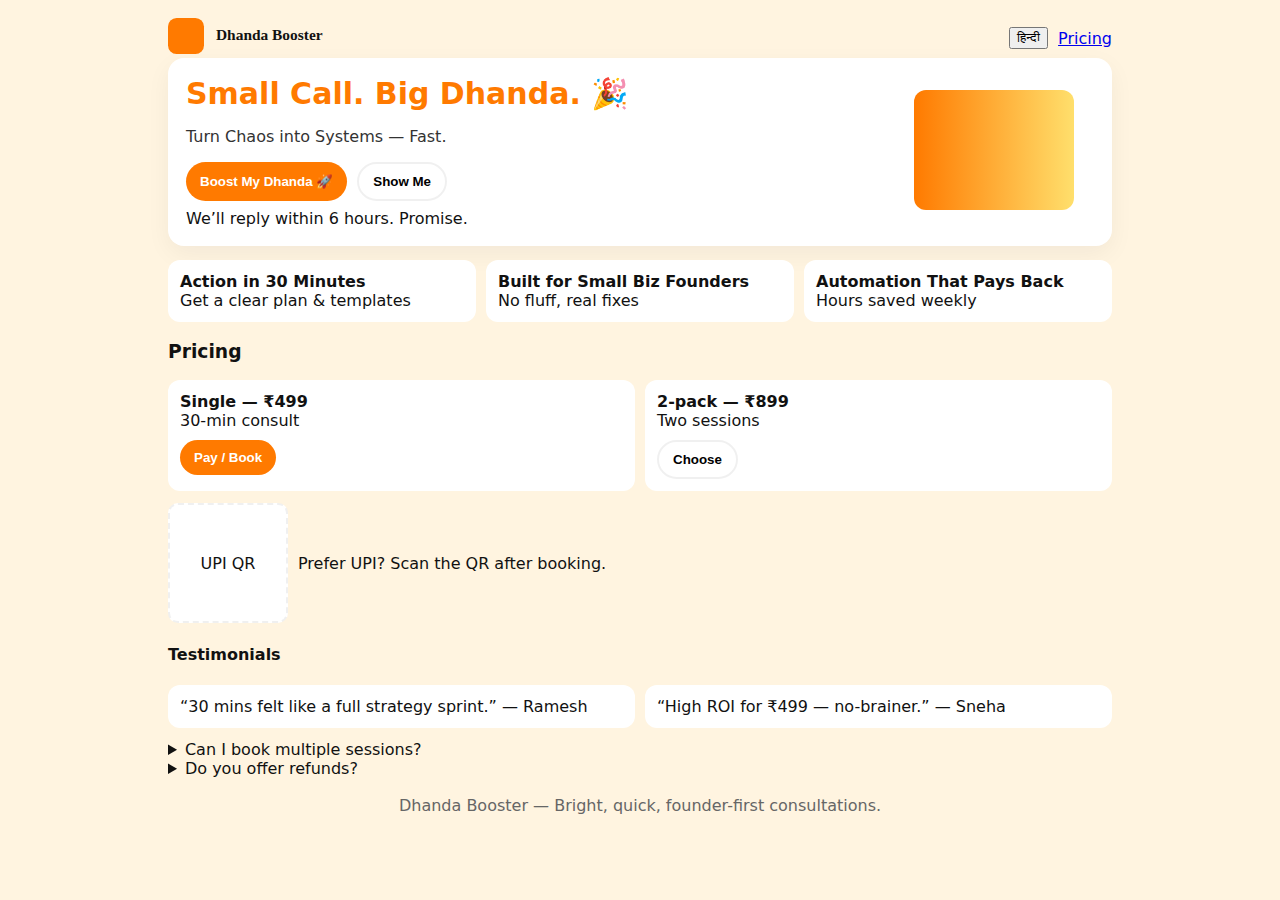
<file: 9-playful_startup_3.html>
<!doctype html>
<html lang="en">
<head>
<meta charset="utf-8"/><meta name="viewport" content="width=device-width,initial-scale=1"/>
<title>Dhanda Booster — Small Call. Big Dhanda.</title>
<meta name="description" content="Bright, energetic, emoji-friendly landing for Dhanda Booster."/>
<!-- GA4 placeholder -->
<style>
  :root{--bg:#FFF4E0;--p:#FF7A00;--accent:#FFDF6C;--dark:#111}
  *{box-sizing:border-box}
  body{margin:0;font-family:Rubik,Inter,system-ui;background:var(--bg);color:var(--dark)}
  .wrap{max-width:980px;margin:0 auto;padding:18px}
  header{display:flex;justify-content:space-between;align-items:center}
  .logo svg{height:36px}
  .hero{background:#fff;border-radius:16px;padding:18px;display:flex;gap:12px;align-items:center;box-shadow:0 8px 24px rgba(12,18,30,0.05)}
  h1{color:var(--p);margin:0;font-size:30px}
  .sub{color:#333}
  .cta{display:flex;gap:10px;margin-top:10px}
  .btn{padding:10px 14px;border-radius:999px;border:0;font-weight:800}
  .primary{background:var(--p);color:#fff}
  .ghost{background:transparent;border:2px solid rgba(0,0,0,0.06)}
  .features{display:grid;grid-template-columns:1fr;gap:10px;margin-top:14px}
  .card{background:#fff;padding:12px;border-radius:12px}
  .pricing{margin-top:14px}
  .price-row{display:flex;gap:10px;flex-direction:column}
  @media(min-width:900px){.features{grid-template-columns:repeat(3,1fr)} .price-row{flex-direction:row}}
</style>
</head>
<body>
  <div class="wrap">
    <header>
      <div class="logo"><svg viewBox="0 0 220 42"><rect rx="10" width="42" height="42" fill="#FF7A00"/><text x="56" y="26" font-family="Rubik" font-weight="700" font-size="18" fill="#111">Dhanda Booster</text></svg></div>
      <div style="display:flex;gap:10px;align-items:center">
        <button id="langToggle" class="lang">हिन्दी</button>
        <a href="#pricing" class="small">Pricing</a>
      </div>
    </header>

    <main>
      <section class="hero" aria-labelledby="h">
        <div style="flex:1">
          <h1 id="h">Small Call. Big Dhanda. 🎉</h1>
          <p class="sub">Turn Chaos into Systems — Fast.</p>
          <div class="cta">
            <button class="btn primary" id="book">Boost My Dhanda 🚀</button>
            <button class="btn ghost" id="show">Show Me</button>
          </div>
          <div class="small" style="margin-top:8px">We’ll reply within 6 hours. Promise.</div>
        </div>
        <div style="width:180px" aria-hidden="true">
          <svg width="160" height="120" viewBox="0 0 160 120"><defs><linearGradient id="g" x1="0" x2="1"><stop offset="0" stop-color="#FF7A00"/><stop offset="1" stop-color="#FFDF6C"/></linearGradient></defs><rect rx="12" width="160" height="120" fill="url(#g)"/></svg>
        </div>
      </section>

      <div id="calendlyInline" style="margin-top:14px"></div>

      <section class="features" style="margin-top:14px">
        <div class="card"><strong>Action in 30 Minutes</strong><div class="small">Get a clear plan & templates</div></div>
        <div class="card"><strong>Built for Small Biz Founders</strong><div class="small">No fluff, real fixes</div></div>
        <div class="card"><strong>Automation That Pays Back</strong><div class="small">Hours saved weekly</div></div>
      </section>

      <section id="pricing" class="pricing" style="margin-top:14px">
        <h3>Pricing</h3>
        <div class="price-row">
          <div class="card" style="flex:1"><strong>Single — ₹499</strong><div class="small">30-min consult</div><div style="margin-top:10px"><button class="btn primary" onclick="openPayment('razorpay')">Pay / Book</button></div></div>
          <div class="card" style="flex:1"><strong>2-pack — ₹899</strong><div class="small">Two sessions</div><div style="margin-top:10px"><button class="btn ghost" onclick="openPayment('razorpay')">Choose</button></div></div>
        </div>
        <div style="margin-top:12px;display:flex;gap:10px;align-items:center">
          <!-- UPI/QR placeholder -->
          <div style="width:120px;height:120px;border-radius:10px;background:#fff;border:2px dashed rgba(0,0,0,0.06);display:flex;align-items:center;justify-content:center">UPI QR</div>
          <div class="small">Prefer UPI? Scan the QR after booking.</div>
        </div>
      </section>

      <section style="margin-top:14px">
        <h4>Testimonials</h4>
        <div style="display:grid;grid-template-columns:1fr 1fr;gap:10px">
          <div class="card">“30 mins felt like a full strategy sprint.” — Ramesh</div>
          <div class="card">“High ROI for ₹499 — no-brainer.” — Sneha</div>
        </div>
      </section>

      <section class="faq" style="margin-top:12px">
        <details><summary>Can I book multiple sessions?</summary><p>Yes — 2-pack & 4-pack available.</p></details>
        <details><summary>Do you offer refunds?</summary><p>No refunds but actionable-advice guarantee or free follow-up.</p></details>
      </section>
    </main>

    <footer style="margin-top:18px;text-align:center;color:#666">Dhanda Booster — Bright, quick, founder-first consultations.</footer>
  </div>

<script src="https://assets.calendly.com/assets/external/widget.js" async></script>
<script>
  const copy={en:{hero:"Small Call. Big Dhanda. 🎉",cta:"Boost My Dhanda 🚀",micro:"We’ll reply within 6 hours. Promise."},hi:{hero:"छोटी कॉल। बड़ा धन्दा 🎉",cta:"मेरा धन्दा बूस्ट करें 🚀",micro:"हम 6 घंटे में जवाब देंगे। वादा।"}};
  let lang='en';
  document.getElementById('langToggle').addEventListener('click',function(){
    lang=(lang==='en')?'hi':'en';
    this.textContent=(lang==='en')?'हिन्दी':'EN';
    document.getElementById('h').textContent=copy[lang].hero;
    document.querySelectorAll('.primary').forEach(b=>b.textContent=copy[lang].cta);
  });
  document.getElementById('book').addEventListener('click',()=>{ openCalendly(); window.location.hash='#calendlyInline';});
  document.getElementById('show').addEventListener('click',()=>{ openCalendly(); window.location.hash='#calendlyInline';});
  function openCalendly(){ document.getElementById('calendlyInline').innerHTML = '<div class="calendly-inline-widget" data-url="https://calendly.com/dhandabooster/30min" style="min-width:320px;height:700px;"></div>'; }
  function openPayment(){ window.open('https://placeholder.pay/razorpay-link','_blank'); }
</script>
</body>
</html>
</file>
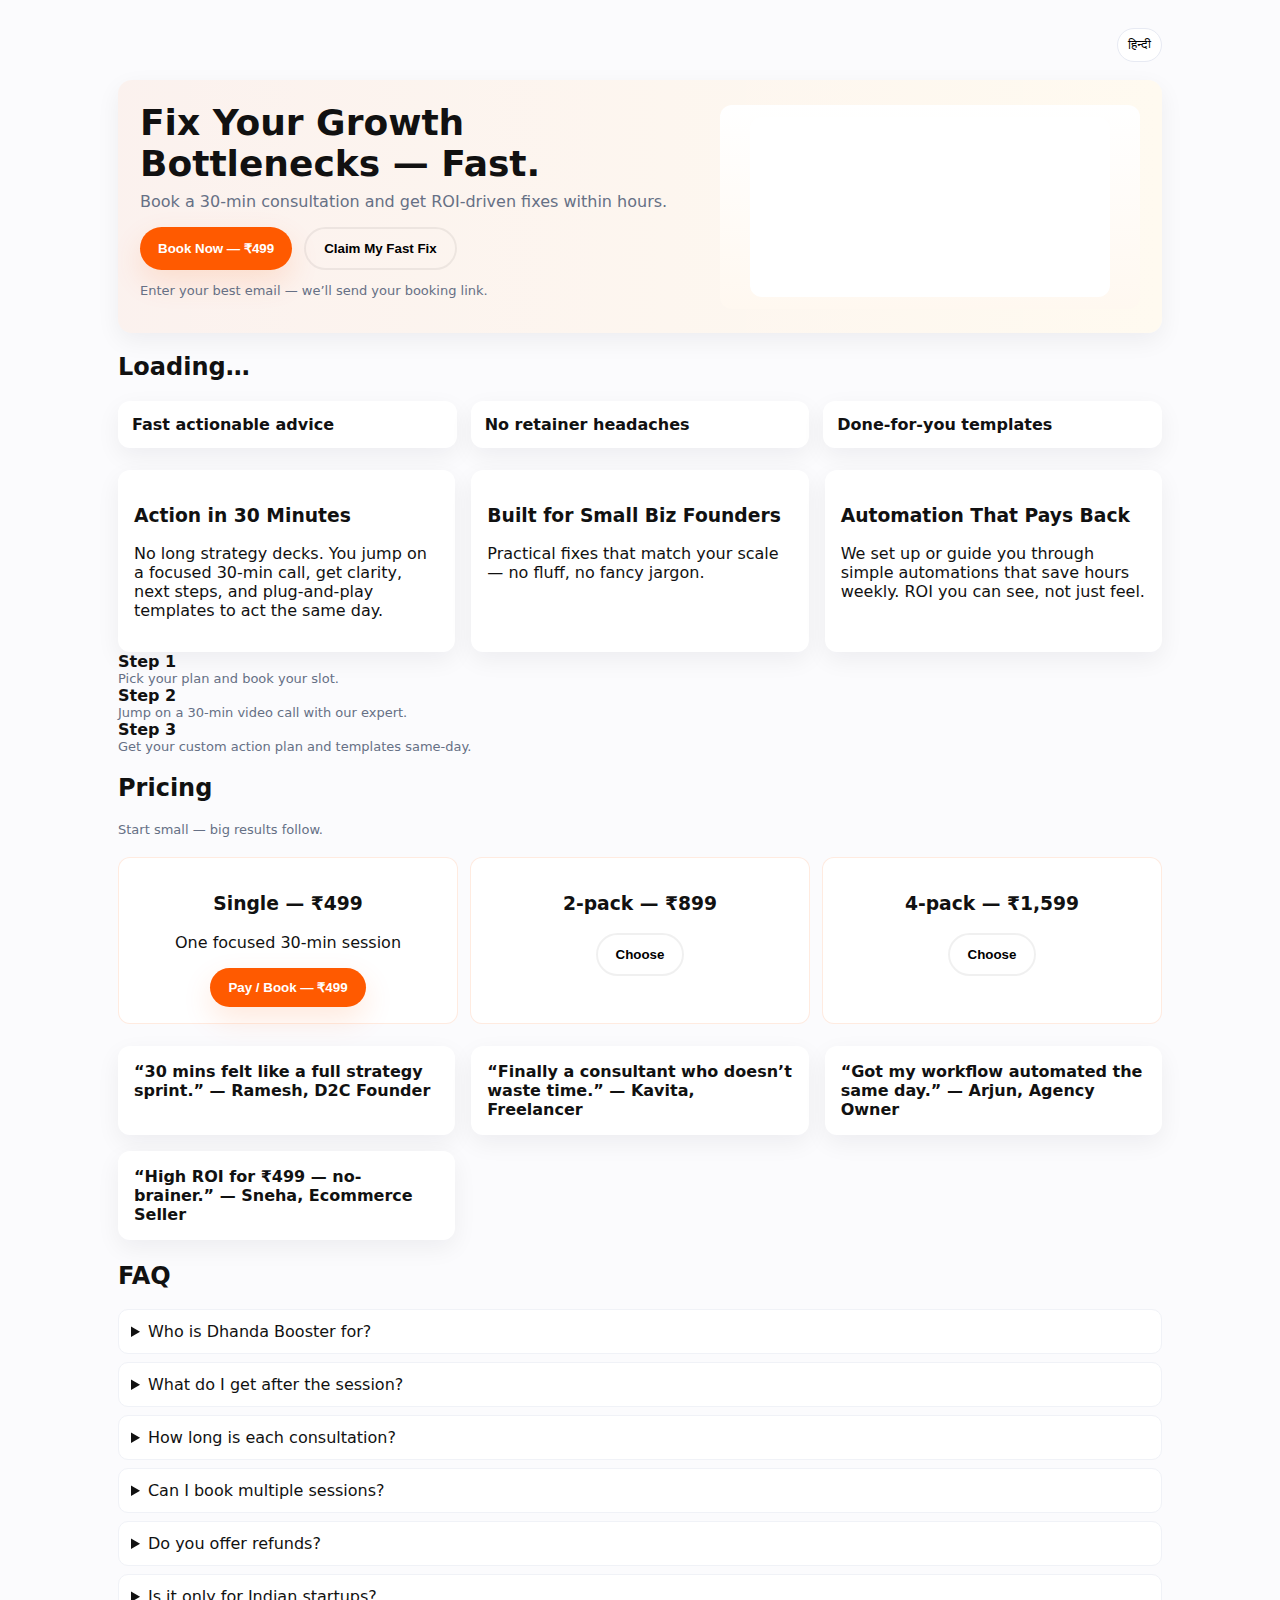
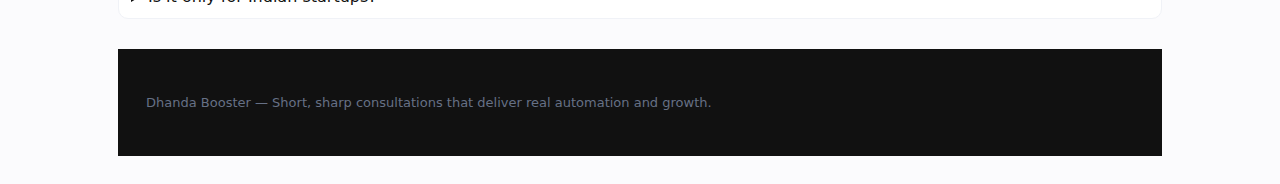
<file: template.html>
<!doctype html>
<html lang="en">
<head>
  <meta charset="utf-8" />
  <meta name="viewport" content="width=device-width,initial-scale=1" />
  <title>Dhanda Booster — demo</title>
  <meta name="description" content="Dhanda Booster demo landing page." />
  <link rel="stylesheet" href="css/common.css" />
  <!-- tone-specific stylesheet (one of direct.css, helpful.css, playful.css) -->
  <!-- NOTE: keep this exact path -->
  <link id="tone-css" rel="stylesheet" href="css/direct.css" />
</head>
<body data-tone="direct" data-variant="clean-pro">
  <div class="container">
    <header class="header" role="banner">
      <div class="logo" aria-hidden="false">
        <!-- Simple inline SVG wordmark -->
        <svg viewBox="0 0 200 40" xmlns="http://www.w3.org/2000/svg" aria-hidden="true"><rect rx="6" width="36" height="36" fill="#FF7A00"/><text x="50" y="24" font-family="Poppins, sans-serif" font-weight="700" font-size="16" fill="#111">Dhanda Booster</text></svg>
      </div>
      <nav>
        <button id="langBtn" class="lang-toggle" aria-pressed="false">हिन्दी</button>
      </nav>
    </header>

    <main role="main">
      <section class="hero" aria-labelledby="hero-title">
        <div>
          <h1 id="hero-title">Loading…</h1>
          <p id="hero-sub" class="sub">Loading…</p>
          <div class="cta-row">
            <button id="cta-primary" class="btn btn-primary">Loading</button>
            <button id="cta-secondary" class="btn btn-ghost">Loading</button>
          </div>
          <p id="microcopy" class="small">Loading…</p>
        </div>
        <div class="illustration" aria-hidden="true">
          <!-- variant-specific illustration could be swapped later -->
          <svg width="100%" height="180" viewBox="0 0 360 180" xmlns="http://www.w3.org/2000/svg" aria-hidden="true">
            <rect rx="12" width="360" height="180" fill="#fff"/>
          </svg>
        </div>
      </section>

      <div id="calendlyInline" style="margin-top:16px"></div>

      <section class="values" aria-labelledby="values-heading">
        <h2 id="values-heading">Loading…</h2>
        <div id="bullets" class="bullets" role="list"></div>
      </section>

      <section id="features" class="features" aria-labelledby="features-heading"></section>

      <section id="process" class="process" aria-labelledby="process-heading"></section>

      <section id="pricing-area">
        <h2 id="pricing-heading">Pricing</h2>
        <div id="pricing-phrase" class="small"></div>
        <div class="pricing" aria-labelledby="pricing-heading">
          <div class="price-card">
            <h3>Single — ₹499</h3>
            <p>One focused 30-min session</p>
            <button onclick="openPayment()" class="btn btn-primary">Pay / Book — ₹499</button>
          </div>
          <div class="price-card">
            <h3>2-pack — ₹899</h3>
            <button onclick="openPayment()" class="btn btn-ghost">Choose</button>
          </div>
          <div class="price-card">
            <h3>4-pack — ₹1,599</h3>
            <button onclick="openPayment()" class="btn btn-ghost">Choose</button>
          </div>
        </div>
      </section>

      <section id="social-proof" class="features" aria-labelledby="proof-heading"></section>

      <section id="faq" class="faq" aria-labelledby="faq-heading">
        <h2 id="faq-heading">FAQ</h2>
        <div id="faq-list"></div>
      </section>
    </main>

    <footer class="footer">
      <div class="container small">Dhanda Booster — Short, sharp consultations that deliver real automation and growth.</div>
    </footer>
  </div>

  <script src="js/main.js"></script>
</body>
</html>
</file>
<file: css/common.css>
/* common.css - shared layout, utilities */
:root{
  --radius:12px;
  --max-width:1100px;
  --gap:18px;
  --text:#111;
  --muted:#667085;
  --bg:#fff;
  --shadow: 0 8px 24px rgba(12,18,30,0.06);
}

*{box-sizing:border-box}
body{margin:0;font-family:Inter,system-ui, -apple-system, "Segoe UI", Roboto, Arial;background:#fbfbfd;color:var(--text);-webkit-font-smoothing:antialiased}
.container{max-width:var(--max-width);margin:0 auto;padding:28px}
.header{display:flex;justify-content:space-between;align-items:center;gap:12px;margin-bottom:18px}
.logo{display:flex;align-items:center;gap:10px}
.lang-toggle{border-radius:999px;padding:8px 10px;border:1px solid #e7eaf3;background:#fff;cursor:pointer}
.hero{display:grid;grid-template-columns:1fr 420px;gap:28px;align-items:center;padding:22px;border-radius:14px;background:linear-gradient(180deg,#fff,#fff);box-shadow:var(--shadow)}
.hero h1{font-size:36px;margin:0;font-weight:700}
.hero p.sub{margin-top:8px;color:var(--muted)}
.cta-row{display:flex;gap:12px;margin-top:14px}
.btn{padding:12px 18px;border-radius:999px;border:0;cursor:pointer;font-weight:700}
.btn-ghost{background:transparent;border:2px solid rgba(0,0,0,0.06)}
.illustration{border-radius:12px;padding:12px;background:linear-gradient(180deg,#fff,#fff8f0);display:flex;align-items:center;justify-content:center}
.bullets{display:grid;grid-template-columns:repeat(3,1fr);gap:14px;margin-top:18px}
.bullet{background:#fff;border-radius:12px;padding:14px;box-shadow:var(--shadow)}
.features{display:grid;grid-template-columns:repeat(3,1fr);gap:16px;margin-top:22px}
.card{background:#fff;padding:16px;border-radius:12px;box-shadow:var(--shadow);transition:transform .16s}
.card:hover{transform:translateY(-6px)}
.pricing{display:grid;grid-template-columns:repeat(3,1fr);gap:12px;margin-top:20px}
.price-card{background:#fff;padding:16px;border-radius:12px;border:1px solid rgba(0,0,0,0.04);text-align:center}
.faq{margin-top:22px}
details{background:#fff;padding:12px;border-radius:10px;margin-bottom:8px;border:1px solid #f0f2f7}
.footer{margin-top:30px;padding:18px 0;color:#fff;background:#111}
.small{font-size:13px;color:var(--muted)}
@media(max-width:900px){
  .hero{grid-template-columns:1fr;text-align:center}
  .bullets{grid-template-columns:1fr}
  .features{grid-template-columns:1fr}
  .pricing{grid-template-columns:1fr}
}
</file>
<file: css/direct.css>
/* direct.css - tone: direct_sales (urgent, high-contrast) */
:root{
  --primary:#FF5A00;
  --accent:#FFD700;
  --primary-contrast:#fff;
}
body[data-tone="direct"] .hero{background:linear-gradient(90deg, rgba(255,90,0,0.06), rgba(255,250,240,1))}
body[data-tone="direct"] .btn-primary{background:var(--primary);color:var(--primary-contrast);box-shadow:0 12px 30px rgba(255,90,0,0.14)}
body[data-tone="direct"] .btn-secondary{background:transparent;border:2px solid var(--primary);color:var(--primary)}
body[data-tone="direct"] .price-card{border:1px solid rgba(255,90,0,0.12)}
body[data-tone="direct"] .tag{background:var(--primary);color:#fff;padding:6px 10px;border-radius:8px}
</file>
